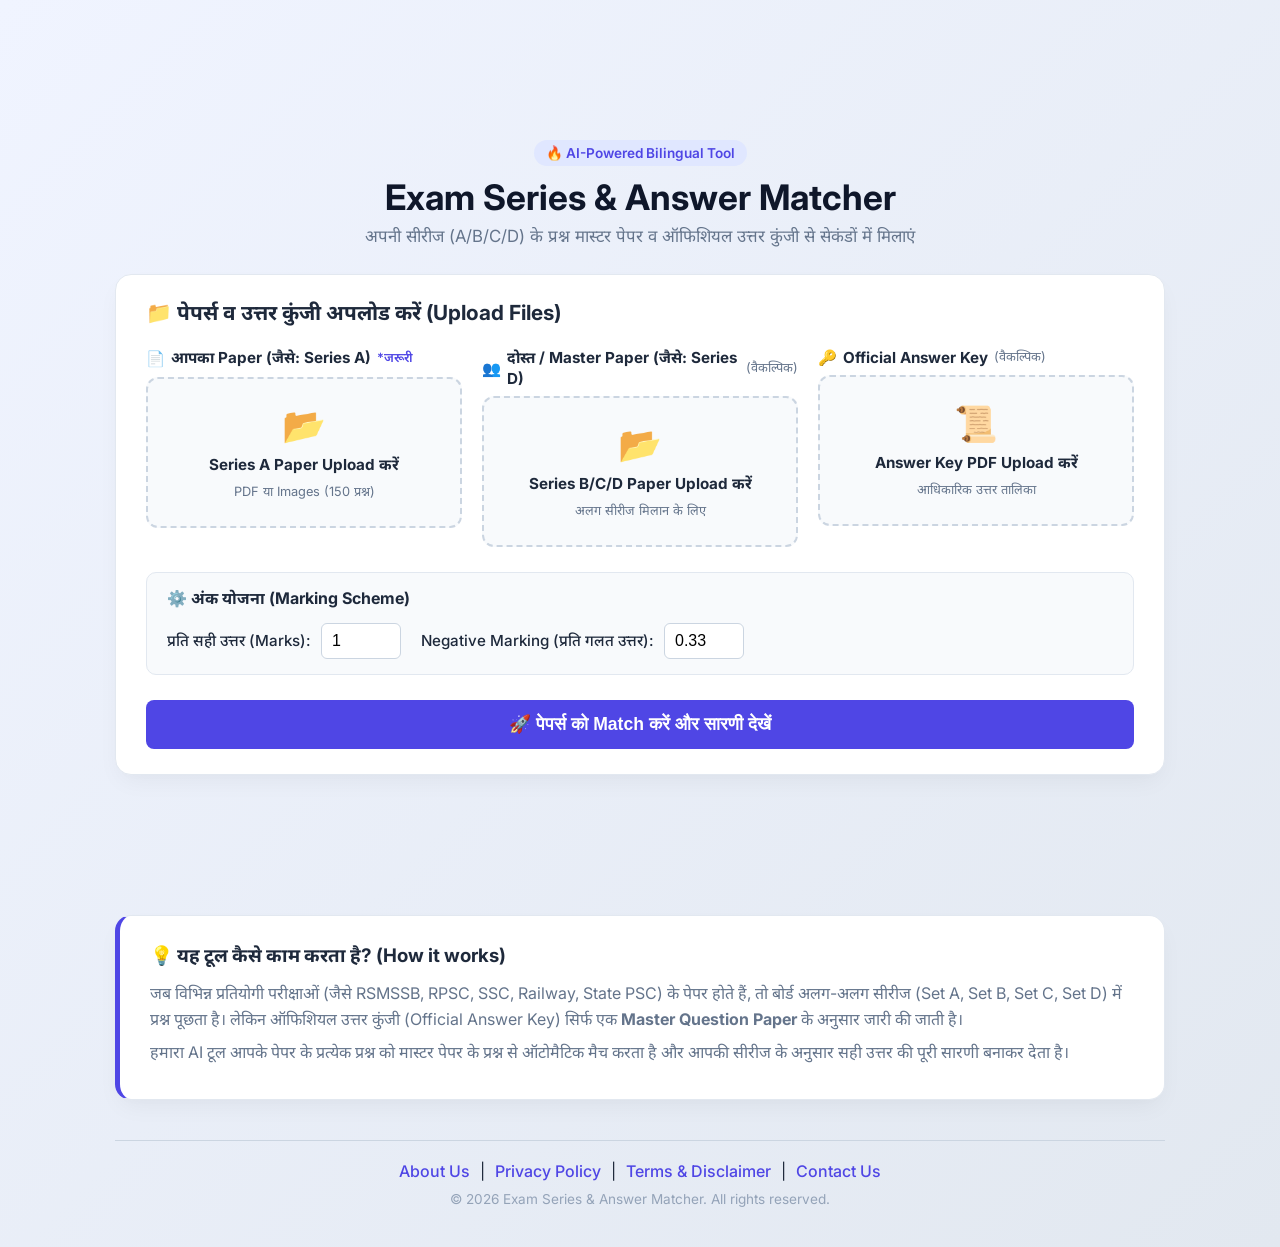
<file: index.html>
<!DOCTYPE html>
<html lang="hi">
<head>
  <meta charset="UTF-8" />
  <meta name="viewport" content="width=device-width, initial-scale=1.0" />
  
  <!-- SEO & Google Search Meta Tags -->
  <title>Exam Series & Answer Key Matcher | परीक्षा सीरीज व उत्तर मिलान</title>
  <meta name="description" content="Free Online Exam Answer Key & Paper Series Matcher. Match Series A, B, C, D question papers automatically with official answer keys. Supports bilingual Hindi & English exams." />
  <meta name="keywords" content="Exam Answer Key Matcher, Paper Series Matcher, Series A to Series D match, RSMSSB Answer Key, SSC Answer Key, Rajasthan Exam Paper Matcher, MCQ Answer Key Matcher, Pariksha Answer Key" />
  <meta name="author" content="Exam Series Matcher" />
  <meta name="robots" content="index, follow" />
  
  <!-- Open Graph for Social Media Sharing -->
  <meta property="og:title" content="Exam Series & Answer Key Matcher" />
  <meta property="og:description" content="Match different series (A, B, C, D) exam question papers and check marks automatically with AI." />
  <meta property="og:type" content="website" />

  <link rel="stylesheet" href="style.css?v=5" />
  <link rel="preconnect" href="https://fonts.googleapis.com">
  <link rel="preconnect" href="https://fonts.gstatic.com" crossorigin>
  <link href="https://fonts.googleapis.com/css2?family=Inter:wght@400;500;600;700&family=Noto+Sans+Devanagari:wght@400;600;700&display=swap" rel="stylesheet">
</head>
<body>

  <!-- Top Ad Banner (Clean 728x90 Adsterra Banner) -->
  <div class="ad-container top-ad" style="margin: 15px auto; text-align: center; overflow: hidden; min-height: 90px;">
    <script>
      atOptions = {
        'key' : '75018b99b29f973e27756ef54366fec4',
        'format' : 'iframe',
        'height' : 90,
        'width' : 728,
        'params' : {}
      };
    </script>
    <script src="https://www.highrevenueformat.com/75018b99b29f973e27756ef54366fec4/invoke.js"></script>
  </div>

  <div class="container">
    <!-- Header -->
    <header class="app-header">
      <div class="badge">🔥 AI-Powered Bilingual Tool</div>
      <h1>Exam Series & Answer Matcher</h1>
      <p class="subtitle">अपनी सीरीज (A/B/C/D) के प्रश्न मास्टर पेपर व ऑफिशियल उत्तर कुंजी से सेकंडों में मिलाएं</p>
    </header>

    <!-- Upload Section -->
    <section class="card upload-section">
      <h2>📁 पेपर्स व उत्तर कुंजी अपलोड करें (Upload Files)</h2>
      
      <div class="upload-grid-3">
        <!-- Box 1: Series A / User's Paper -->
        <div class="upload-box-wrapper">
          <div class="box-title">
            <span class="box-icon">📄</span> 
            <strong>आपका Paper (जैसे: Series A)</strong>
            <span class="badge-req">*जरूरी</span>
          </div>
          <div class="drop-zone" id="drop-zone-a">
            <div class="drop-content">
              <span class="icon">📂</span>
              <p><strong>Series A Paper Upload करें</strong></p>
              <span class="subtext">PDF या Images (150 प्रश्न)</span>
            </div>
            <input type="file" id="file-a" accept=".pdf,image/*" />
            <div class="file-info" id="file-info-a" style="display:none;"></div>
          </div>
        </div>

        <!-- Box 2: Series D / Master Paper -->
        <div class="upload-box-wrapper">
          <div class="box-title">
            <span class="box-icon">👥</span> 
            <strong>दोस्त / Master Paper (जैसे: Series D)</strong>
            <span class="badge-opt">(वैकल्पिक)</span>
          </div>
          <div class="drop-zone" id="drop-zone-b">
            <div class="drop-content">
              <span class="icon">📂</span>
              <p><strong>Series B/C/D Paper Upload करें</strong></p>
              <span class="subtext">अलग सीरीज मिलान के लिए</span>
            </div>
            <input type="file" id="file-b" accept=".pdf,image/*" />
            <div class="file-info" id="file-info-b" style="display:none;"></div>
          </div>
        </div>

        <!-- Box 3: Official Answer Key -->
        <div class="upload-box-wrapper">
          <div class="box-title">
            <span class="box-icon">🔑</span> 
            <strong>Official Answer Key</strong>
            <span class="badge-opt">(वैकल्पिक)</span>
          </div>
          <div class="drop-zone" id="drop-zone-key">
            <div class="drop-content">
              <span class="icon">📜</span>
              <p><strong>Answer Key PDF Upload करें</strong></p>
              <span class="subtext">आधिकारिक उत्तर तालिका</span>
            </div>
            <input type="file" id="file-key" accept=".pdf,image/*" />
            <div class="file-info" id="file-info-key" style="display:none;"></div>
          </div>
        </div>
      </div>

      <!-- Marking Scheme Config -->
      <div class="scheme-section">
        <h3>⚙️ अंक योजना (Marking Scheme)</h3>
        <div class="scheme-inputs">
          <label>
            <span>प्रति सही उत्तर (Marks):</span>
            <input type="number" id="marks-per-q" value="1" step="0.25" min="0" />
          </label>
          <label>
            <span>Negative Marking (प्रति गलत उत्तर):</span>
            <input type="number" id="neg-marks" value="0.33" step="0.01" min="0" />
          </label>
        </div>
      </div>

      <div class="action-row">
        <button id="match-btn" class="btn btn-primary btn-large">
          🚀 पेपर्स को Match करें और सारणी देखें
        </button>
      </div>

      <!-- Loading / Status Box -->
      <div id="status-card" class="status-card" style="display:none;">
        <div class="spinner"></div>
        <div class="status-text">
          <h4 id="status-title">प्रोसेसिंग चालू है...</h4>
          <p id="status-desc">AI द्वारा दोनों पेपर्स के प्रश्नों का मिलान किया जा रहा है। कृपया प्रतीक्षा करें...</p>
        </div>
      </div>

      <div id="error-box" class="error-box" style="display:none;"></div>
    </section>

    <!-- Results Section -->
    <section id="results-section" class="card results-section" style="display:none;">
      <div class="results-header">
        <h2>📊 मिलान परिणाम सारणी (Matching Result)</h2>
        <div class="results-actions">
          <button id="download-csv-btn" class="btn btn-secondary">📥 Download Excel/CSV</button>
          <button id="print-btn" class="btn btn-secondary">🖨️ Print Result</button>
        </div>
      </div>

      <!-- Summary Stats -->
      <div class="stats-grid">
        <div class="stat-card">
          <span class="stat-label">कुल प्रश्न (Total Questions)</span>
          <span class="stat-val" id="stat-total">0</span>
        </div>
        <div class="stat-card stat-highlight">
          <span class="stat-label">सीरीज मिलान (Matched)</span>
          <span class="stat-val" id="stat-matched">0</span>
        </div>
        <div class="stat-card">
          <span class="stat-label">Answer Key Available</span>
          <span class="stat-val" id="stat-key">No</span>
        </div>
      </div>

      <!-- Comparison Table -->
      <div class="table-responsive">
        <table class="match-table" id="match-table">
          <thead>
            <tr>
              <th style="width: 10%;">Series A Q.No</th>
              <th style="width: 50%;">प्रश्न व विकल्प (Question & Options)</th>
              <th style="width: 15%;">Series D / Matched Q.No</th>
              <th style="width: 15%;">सही उत्तर (Answer)</th>
              <th style="width: 10%;">Status</th>
            </tr>
          </thead>
          <tbody id="match-table-body">
            <!-- Dynamic Rows -->
          </tbody>
        </table>
      </div>
    </section>

    <!-- Bottom Clean Ad -->
    <div class="ad-container bottom-ad" style="margin: 25px auto; text-align: center; overflow: hidden; min-height: 90px;">
      <script>
        atOptions = {
          'key' : '75018b99b29f973e27756ef54366fec4',
          'format' : 'iframe',
          'height' : 90,
          'width' : 728,
          'params' : {}
        };
      </script>
      <script src="https://www.highrevenueformat.com/75018b99b29f973e27756ef54366fec4/invoke.js"></script>
    </div>

    <!-- Informational SEO Content Section -->
    <section class="card seo-info-section">
      <h3>💡 यह टूल कैसे काम करता है? (How it works)</h3>
      <p>जब विभिन्न प्रतियोगी परीक्षाओं (जैसे RSMSSB, RPSC, SSC, Railway, State PSC) के पेपर होते हैं, तो बोर्ड अलग-अलग सीरीज (Set A, Set B, Set C, Set D) में प्रश्न पूछता है। लेकिन ऑफिशियल उत्तर कुंजी (Official Answer Key) सिर्फ एक <strong>Master Question Paper</strong> के अनुसार जारी की जाती है।</p>
      <p>हमारा AI टूल आपके पेपर के प्रत्येक प्रश्न को मास्टर पेपर के प्रश्न से ऑटोमैटिक मैच करता है और आपकी सीरीज के अनुसार सही उत्तर की पूरी सारणी बनाकर देता है।</p>
    </section>

    <!-- Mandatory Footer -->
    <footer class="app-footer">
      <div class="footer-links">
        <a href="#about-modal" onclick="openModal('about-modal')">About Us</a> | 
        <a href="#privacy-modal" onclick="openModal('privacy-modal')">Privacy Policy</a> | 
        <a href="#terms-modal" onclick="openModal('terms-modal')">Terms & Disclaimer</a> | 
        <a href="#contact-modal" onclick="openModal('contact-modal')">Contact Us</a>
      </div>
      <p class="copyright">© 2026 Exam Series & Answer Matcher. All rights reserved.</p>
    </footer>

  </div>

  <!-- MODALS FOR COMPLIANCE -->
  <div id="about-modal" class="modal">
    <div class="modal-content">
      <span class="close" onclick="closeModal('about-modal')">&times;</span>
      <h2>About Us</h2>
      <p>Exam Series & Answer Matcher is a free utility tool built to help students cross-match different series question papers with official master answer keys accurately using advanced visual AI.</p>
    </div>
  </div>

  <div id="privacy-modal" class="modal">
    <div class="modal-content">
      <span class="close" onclick="closeModal('privacy-modal')">&times;</span>
      <h2>Privacy Policy</h2>
      <p>We respect your privacy. Any question papers or answer keys uploaded to this tool are processed in memory and are never shared with third parties or stored permanently. We may use third-party advertising partners like Adsterra to serve ads when you visit our website.</p>
    </div>
  </div>

  <div id="terms-modal" class="modal">
    <div class="modal-content">
      <span class="close" onclick="closeModal('terms-modal')">&times;</span>
      <h2>Terms & Disclaimer</h2>
      <p>This tool is intended for educational and verification purposes only. While our AI aims for 100% accuracy, users are encouraged to verify critical answers with official government gazettes or final board answer keys.</p>
    </div>
  </div>

  <div id="contact-modal" class="modal">
    <div class="modal-content">
      <span class="close" onclick="closeModal('contact-modal')">&times;</span>
      <h2>Contact Us</h2>
      <p>Have questions, suggestions or facing issues? You can contact our support team at: <strong>mahakaldls97@gmail.com</strong></p>
    </div>
  </div>

  <script src="app.js?v=5"></script>
  <script>
    function openModal(id) { document.getElementById(id).style.display = 'block'; }
    function closeModal(id) { document.getElementById(id).style.display = 'none'; }
    window.onclick = function(e) { if (e.target.classList.contains('modal')) e.target.style.display = 'none'; }
  </script>
</body>
</html>
</file>
<file: style.css>
:root {
  --primary: #4f46e5;
  --primary-hover: #4338ca;
  --bg-gradient: linear-gradient(135deg, #f0f4ff 0%, #e2e8f0 100%);
  --card-bg: #ffffff;
  --text-main: #1e293b;
  --text-muted: #64748b;
  --border-color: #e2e8f0;
  --success: #10b981;
  --danger: #ef4444;
}

* {
  box-sizing: border-box;
  margin: 0;
  padding: 0;
}

body {
  font-family: 'Inter', 'Noto Sans Devanagari', -apple-system, sans-serif;
  background: var(--bg-gradient);
  color: var(--text-main);
  min-height: 100vh;
  padding: 20px 10px;
}

.container {
  max-width: 1050px;
  margin: 0 auto;
}

/* Header */
.app-header {
  text-align: center;
  margin-bottom: 25px;
}

.app-header .badge {
  display: inline-block;
  background: #e0e7ff;
  color: var(--primary);
  padding: 5px 12px;
  border-radius: 20px;
  font-size: 0.85rem;
  font-weight: 600;
  margin-bottom: 10px;
}

.app-header h1 {
  font-size: 2.2rem;
  font-weight: 700;
  color: #0f172a;
  margin-bottom: 8px;
}

.app-header .subtitle {
  color: var(--text-muted);
  font-size: 1.05rem;
}

/* Cards */
.card {
  background: var(--card-bg);
  border-radius: 16px;
  padding: 25px 30px;
  box-shadow: 0 10px 25px -5px rgba(0, 0, 0, 0.05), 0 8px 10px -6px rgba(0, 0, 0, 0.01);
  margin-bottom: 25px;
  border: 1px solid var(--border-color);
}

.card h2 {
  font-size: 1.3rem;
  margin-bottom: 20px;
  color: #1e293b;
}

/* 3-Box Grid */
.upload-grid-3 {
  display: grid;
  grid-template-columns: repeat(auto-fit, minmax(280px, 1fr));
  gap: 20px;
  margin-bottom: 25px;
}

.upload-box-wrapper {
  display: flex;
  flex-direction: column;
}

.box-title {
  display: flex;
  align-items: center;
  gap: 6px;
  margin-bottom: 8px;
  font-size: 0.95rem;
  font-weight: 600;
}

.badge-req {
  color: var(--primary);
  font-size: 0.8rem;
}

.badge-opt {
  color: var(--text-muted);
  font-size: 0.8rem;
  font-weight: normal;
}

.drop-zone {
  border: 2px dashed #cbd5e1;
  border-radius: 12px;
  padding: 25px 15px;
  text-align: center;
  cursor: pointer;
  background: #f8fafc;
  transition: all 0.2s ease;
  position: relative;
  min-height: 140px;
  display: flex;
  align-items: center;
  justify-content: center;
}

.drop-zone:hover {
  border-color: var(--primary);
  background: #f0f4ff;
}

.drop-zone input[type="file"] {
  position: absolute;
  top: 0;
  left: 0;
  width: 100%;
  height: 100%;
  opacity: 0;
  cursor: pointer;
}

.drop-content .icon {
  font-size: 2.2rem;
  display: block;
  margin-bottom: 8px;
}

.drop-content p {
  font-size: 0.95rem;
  margin-bottom: 4px;
}

.drop-content .subtext {
  font-size: 0.8rem;
  color: var(--text-muted);
}

.file-info {
  font-weight: 600;
  color: var(--success);
  font-size: 0.9rem;
  word-break: break-word;
}

/* Marking Scheme */
.scheme-section {
  background: #f8fafc;
  border-radius: 10px;
  padding: 15px 20px;
  margin-bottom: 25px;
  border: 1px solid var(--border-color);
}

.scheme-section h3 {
  font-size: 1rem;
  margin-bottom: 12px;
}

.scheme-inputs {
  display: flex;
  flex-wrap: wrap;
  gap: 20px;
}

.scheme-inputs label {
  display: flex;
  align-items: center;
  gap: 10px;
  font-size: 0.95rem;
  font-weight: 500;
}

.scheme-inputs input {
  width: 80px;
  padding: 8px 10px;
  border-radius: 6px;
  border: 1px solid #cbd5e1;
  font-size: 1rem;
}

/* Buttons */
.btn {
  border: none;
  border-radius: 8px;
  font-weight: 600;
  cursor: pointer;
  transition: all 0.2s;
  display: inline-flex;
  align-items: center;
  justify-content: center;
  gap: 8px;
}

.btn-primary {
  background: var(--primary);
  color: #fff;
}

.btn-primary:hover {
  background: var(--primary-hover);
  transform: translateY(-1px);
}

.btn-large {
  width: 100%;
  padding: 14px 20px;
  font-size: 1.1rem;
}

.btn-secondary {
  background: #e2e8f0;
  color: #334155;
  padding: 8px 14px;
  font-size: 0.9rem;
}

.btn-secondary:hover {
  background: #cbd5e1;
}

/* Status & Loading */
.status-card {
  display: flex;
  align-items: center;
  gap: 15px;
  background: #eff6ff;
  border: 1px solid #bfdbfe;
  padding: 15px 20px;
  border-radius: 10px;
  margin-top: 20px;
}

.spinner {
  width: 28px;
  height: 28px;
  border: 3px solid #bfdbfe;
  border-top-color: var(--primary);
  border-radius: 50%;
  animation: spin 1s infinite linear;
}

@keyframes spin {
  to { transform: rotate(360deg); }
}

.error-box {
  background: #fee2e2;
  border: 1px solid #fecaca;
  color: var(--danger);
  padding: 12px 15px;
  border-radius: 8px;
  margin-top: 15px;
  font-weight: 500;
}

/* Results Table */
.results-header {
  display: flex;
  justify-content: space-between;
  align-items: center;
  flex-wrap: wrap;
  gap: 10px;
  margin-bottom: 20px;
}

.results-actions {
  display: flex;
  gap: 10px;
}

.stats-grid {
  display: grid;
  grid-template-columns: repeat(auto-fit, minmax(180px, 1fr));
  gap: 15px;
  margin-bottom: 20px;
}

.stat-card {
  background: #f8fafc;
  padding: 15px;
  border-radius: 8px;
  border: 1px solid var(--border-color);
  text-align: center;
}

.stat-card.stat-highlight {
  background: #e0e7ff;
  border-color: #c7d2fe;
}

.stat-label {
  font-size: 0.85rem;
  color: var(--text-muted);
  display: block;
  margin-bottom: 5px;
}

.stat-val {
  font-size: 1.5rem;
  font-weight: 700;
  color: #0f172a;
}

.table-responsive {
  overflow-x: auto;
}

.match-table {
  width: 100%;
  border-collapse: collapse;
  text-align: left;
}

.match-table th, .match-table td {
  padding: 12px 15px;
  border-bottom: 1px solid var(--border-color);
}

.match-table th {
  background: #f8fafc;
  font-weight: 600;
  color: #475569;
}

.match-table tr:hover {
  background: #f1f5f9;
}

.q-text {
  font-size: 0.95rem;
  margin-bottom: 6px;
  white-space: pre-line;
}

.opts-preview {
  display: flex;
  flex-wrap: wrap;
  gap: 8px;
  font-size: 0.85rem;
  color: #475569;
}

.opt-pill {
  background: #e2e8f0;
  padding: 3px 8px;
  border-radius: 4px;
}

.ans-badge {
  display: inline-block;
  background: #dcfce7;
  color: #166534;
  font-weight: 700;
  padding: 4px 10px;
  border-radius: 6px;
  font-size: 1.1rem;
}

/* Ad Spaces */
.ad-container {
  width: 100%;
  margin: 15px 0;
  text-align: center;
}

.ad-placeholder {
  background: #f8fafc;
  border: 2px dashed #cbd5e1;
  border-radius: 8px;
  padding: 20px 10px;
  color: #94a3b8;
  font-size: 0.85rem;
  font-weight: 500;
}

/* SEO Info Section */
.seo-info-section {
  background: #ffffff;
  border-left: 5px solid var(--primary);
  line-height: 1.6;
}

.seo-info-section h3 {
  margin-bottom: 10px;
}

.seo-info-section p {
  color: var(--text-muted);
  margin-bottom: 8px;
}

/* Footer & Compliance Modals */
.app-footer {
  margin-top: 40px;
  padding: 20px 10px;
  text-align: center;
  border-top: 1px solid #cbd5e1;
}

.footer-links a {
  color: var(--primary);
  text-decoration: none;
  font-weight: 500;
  margin: 0 6px;
}

.footer-links a:hover {
  text-decoration: underline;
}

.copyright {
  margin-top: 10px;
  color: #94a3b8;
  font-size: 0.85rem;
}

/* Modals */
.modal {
  display: none;
  position: fixed;
  z-index: 9999;
  left: 0;
  top: 0;
  width: 100%;
  height: 100%;
  background: rgba(0, 0, 0, 0.5);
}

.modal-content {
  background: #fff;
  margin: 10% auto;
  padding: 25px;
  border-radius: 12px;
  max-width: 500px;
  line-height: 1.6;
  position: relative;
}

.modal-content h2 {
  margin-top: 0;
  margin-bottom: 12px;
}

.modal-content .close {
  position: absolute;
  right: 15px;
  top: 10px;
  font-size: 24px;
  cursor: pointer;
  color: #64748b;
}
</file>
